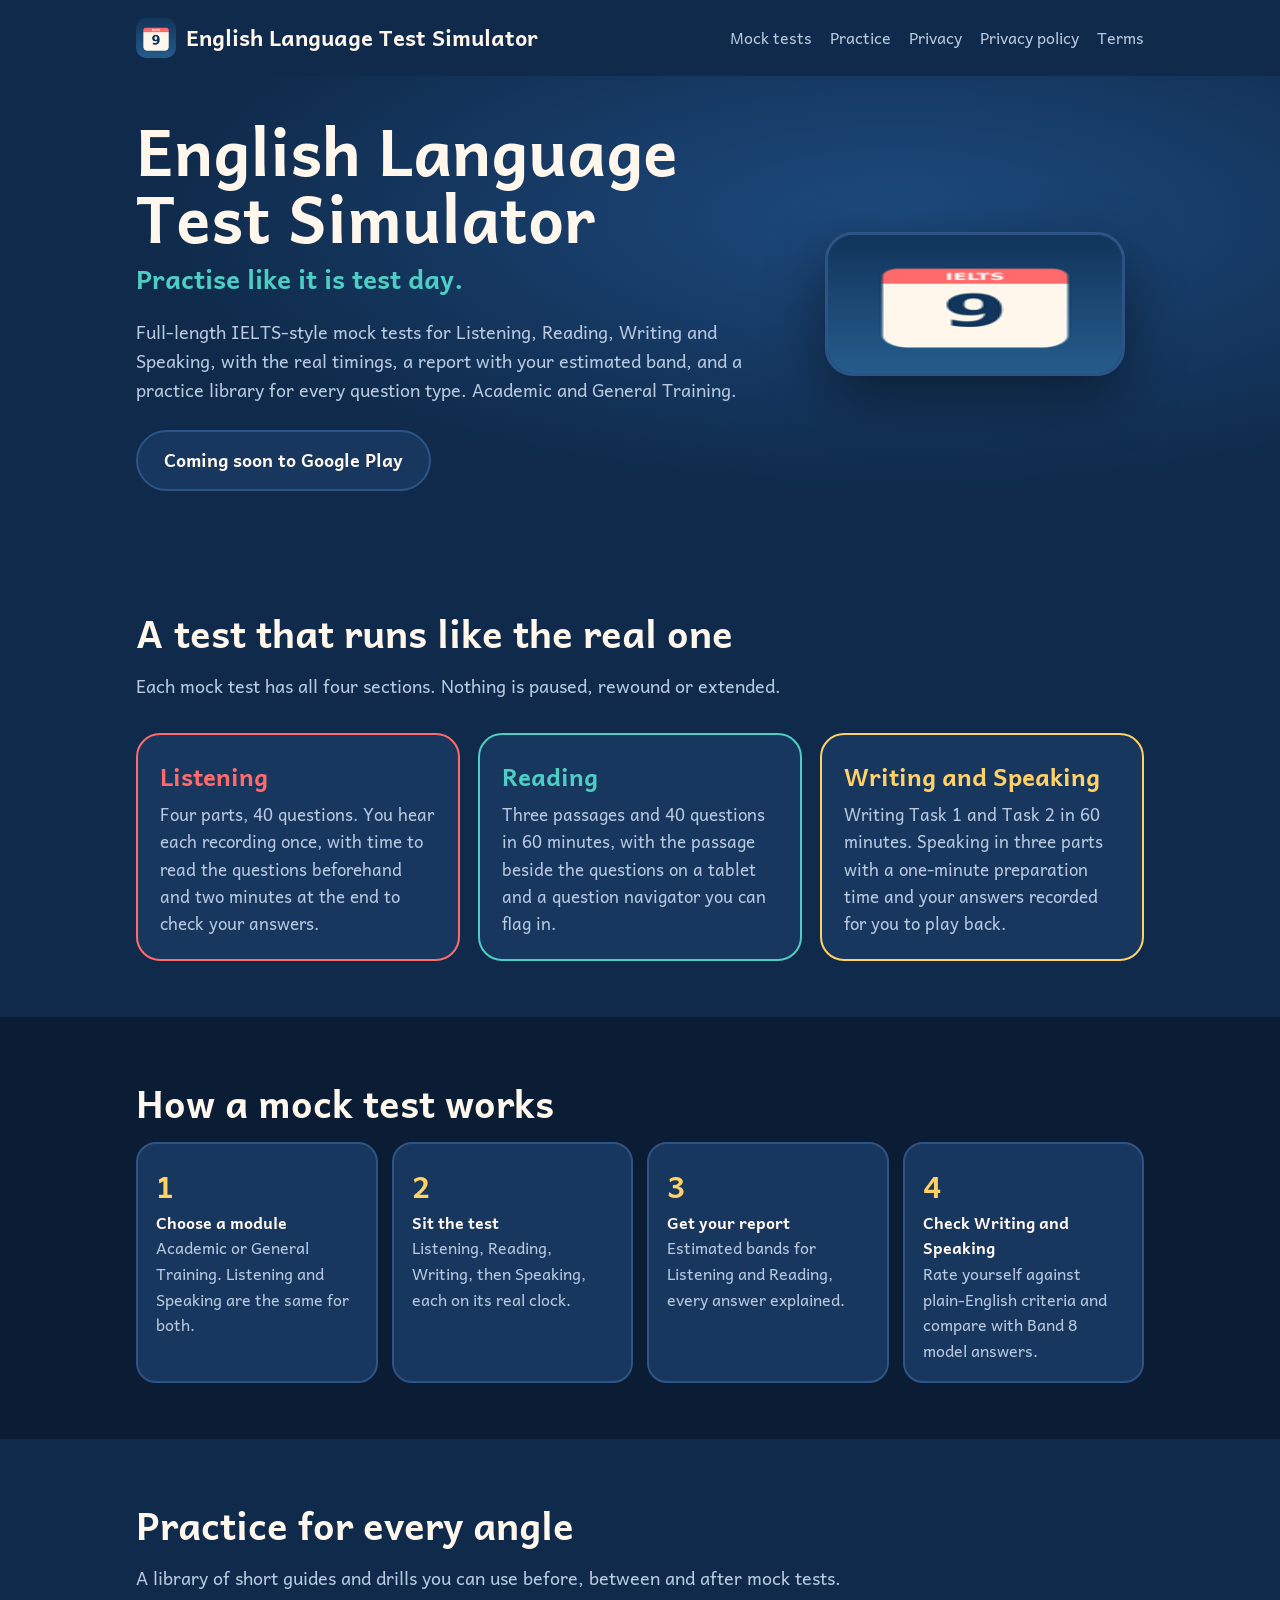
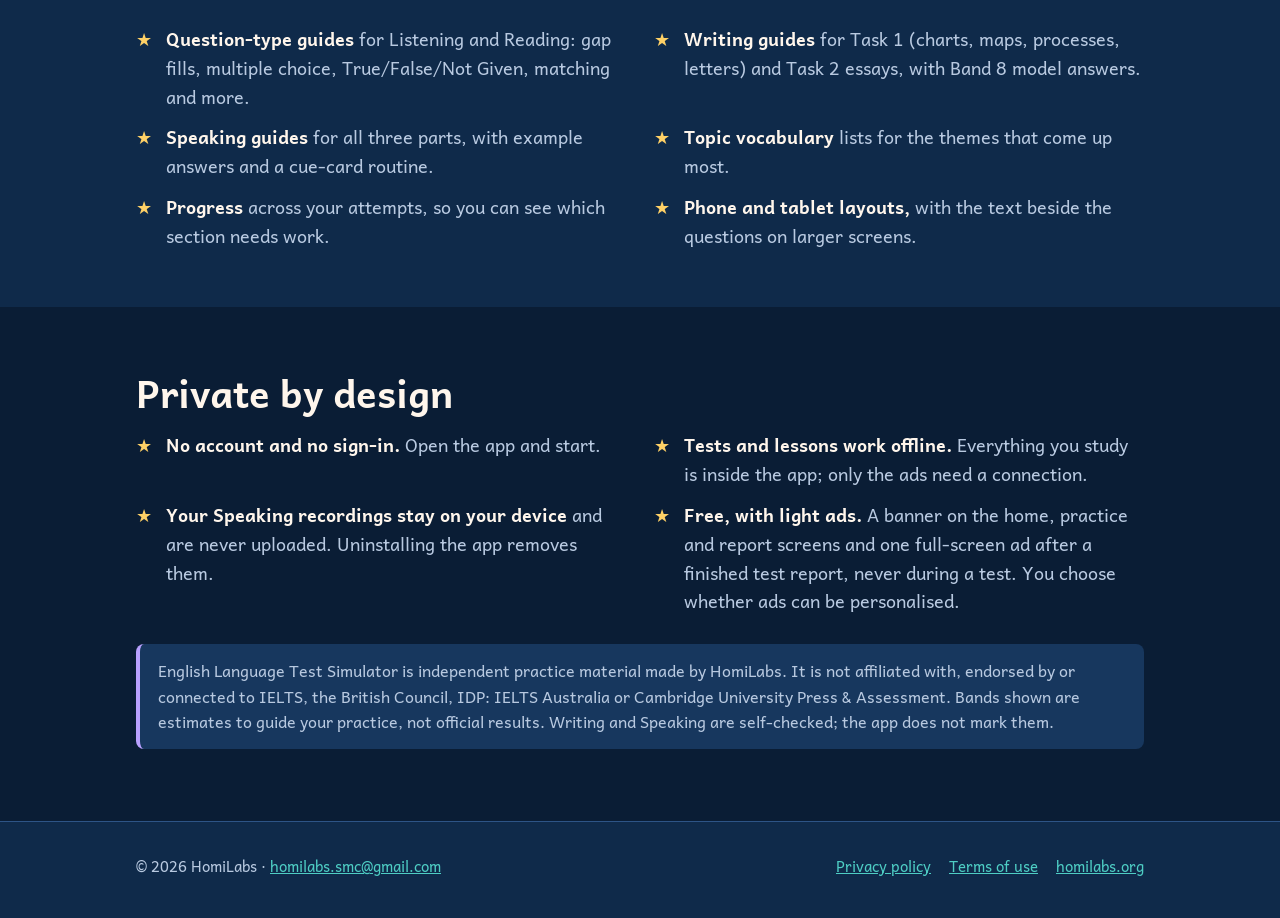
<file: website/index.html>
<!doctype html>
<html lang="en">
<head>
<meta charset="utf-8">
<meta name="viewport" content="width=device-width, initial-scale=1">
<title>English Language Test Simulator – IELTS mock tests on your phone</title>
<meta name="description" content="Practise for the IELTS test on Android: full-length IELTS Listening, Reading, Writing and Speaking mock tests with a real test-day timer, answer review and a practice library. Academic and General Training. Free, no account.">
<meta property="og:title" content="English Language Test Simulator – IELTS mock tests on your phone">
<meta property="og:description" content="Timed Listening, Reading, Writing and Speaking mock tests for Academic and General Training, plus a practice library. Works offline.">
<meta property="og:url" content="https://ielts.homilabs.org/">
<meta name="theme-color" content="#0f2a4a">
<link rel="icon" href="img/favicon.png">
<link rel="stylesheet" href="style.css">
</head>
<body>

<header class="top">
  <div class="wrap">
    <a class="brand" href="index.html"><img src="img/icon.png" alt="">English Language Test Simulator</a>
    <nav class="nav">
      <a href="#tests">Mock tests</a>
      <a href="#practice">Practice</a>
      <a href="#privacy">Privacy</a>
      <a href="privacy.html">Privacy policy</a>
      <a href="terms.html">Terms</a>
    </nav>
  </div>
</header>

<main>
  <section class="hero">
    <div class="wrap">
      <div>
        <h1>English Language Test Simulator</h1>
        <p class="sub">Practise like it is test day.</p>
        <p>Full-length IELTS-style mock tests for Listening, Reading, Writing and Speaking, with the real timings, a report with
          your estimated band, and a practice library for every question type. Academic and General Training.</p>
        <!-- Replace with the Google Play link once the app is live:
             <a class="badge" href="https://play.google.com/store/apps/details?id=com.homilabs.ielts_simulator">Get it on Google Play</a> -->
        <span class="badge soon">Coming soon to Google Play</span>
      </div>
      <div class="hero-art">
        <img src="img/icon.png" alt="English Language Test Simulator app icon" width="144" height="144">
      </div>
    </div>
  </section>

  <section id="tests">
    <div class="wrap">
      <h2>A test that runs like the real one</h2>
      <p class="lead">Each mock test has all four sections. Nothing is paused, rewound or extended.</p>
      <div class="cards">
        <div class="card coral">
          <h3>Listening</h3>
          <p>Four parts, 40 questions. You hear each recording once, with time to read the questions beforehand and
            two minutes at the end to check your answers.</p>
        </div>
        <div class="card teal">
          <h3>Reading</h3>
          <p>Three passages and 40 questions in 60 minutes, with the passage beside the questions on a tablet and a
            question navigator you can flag in.</p>
        </div>
        <div class="card sun">
          <h3>Writing and Speaking</h3>
          <p>Writing Task 1 and Task 2 in 60 minutes. Speaking in three parts with a one-minute preparation time and
            your answers recorded for you to play back.</p>
        </div>
      </div>
    </div>
  </section>

  <section class="alt">
    <div class="wrap">
      <h2>How a mock test works</h2>
      <ol class="steps">
        <li><strong>Choose a module</strong>Academic or General Training. Listening and Speaking are the same for both.</li>
        <li><strong>Sit the test</strong>Listening, Reading, Writing, then Speaking, each on its real clock.</li>
        <li><strong>Get your report</strong>Estimated bands for Listening and Reading, every answer explained.</li>
        <li><strong>Check Writing and Speaking</strong>Rate yourself against plain-English criteria and compare with Band 8 model answers.</li>
      </ol>
    </div>
  </section>

  <section id="practice">
    <div class="wrap">
      <h2>Practice for every angle</h2>
      <p class="lead">A library of short guides and drills you can use before, between and after mock tests.</p>
      <ul class="list">
        <li><strong>Question-type guides</strong> for Listening and Reading: gap fills, multiple choice, True/False/Not Given, matching and more.</li>
        <li><strong>Writing guides</strong> for Task 1 (charts, maps, processes, letters) and Task 2 essays, with Band 8 model answers.</li>
        <li><strong>Speaking guides</strong> for all three parts, with example answers and a cue-card routine.</li>
        <li><strong>Topic vocabulary</strong> lists for the themes that come up most.</li>
        <li><strong>Progress</strong> across your attempts, so you can see which section needs work.</li>
        <li><strong>Phone and tablet layouts,</strong> with the text beside the questions on larger screens.</li>
      </ul>
    </div>
  </section>

  <section id="privacy" class="alt">
    <div class="wrap">
      <h2>Private by design</h2>
      <ul class="list">
        <li><strong>No account and no sign-in.</strong> Open the app and start.</li>
        <li><strong>Tests and lessons work offline.</strong> Everything you study is inside the app; only the ads need a connection.</li>
        <li><strong>Your Speaking recordings stay on your device</strong> and are never uploaded. Uninstalling the app removes them.</li>
        <li><strong>Free, with light ads.</strong> A banner on the home, practice and report screens and one full-screen ad after a finished test report, never during a test. You choose whether ads can be personalised.</li>
      </ul>
      <p class="note">English Language Test Simulator is independent practice material made by HomiLabs. It is not affiliated with,
        endorsed by or connected to IELTS, the British Council, IDP: IELTS Australia or Cambridge University Press &amp;
        Assessment. Bands shown are estimates to guide your practice, not official results. Writing and Speaking are
        self-checked; the app does not mark them.</p>
    </div>
  </section>
</main>

<footer>
  <div class="wrap">
    <span>© 2026 HomiLabs · <a href="mailto:homilabs.smc@gmail.com">homilabs.smc@gmail.com</a></span>
    <nav>
      <a href="privacy.html">Privacy policy</a>
      <a href="terms.html">Terms of use</a>
      <a href="https://homilabs.org">homilabs.org</a>
    </nav>
  </div>
</footer>

</body>
</html>
</file>
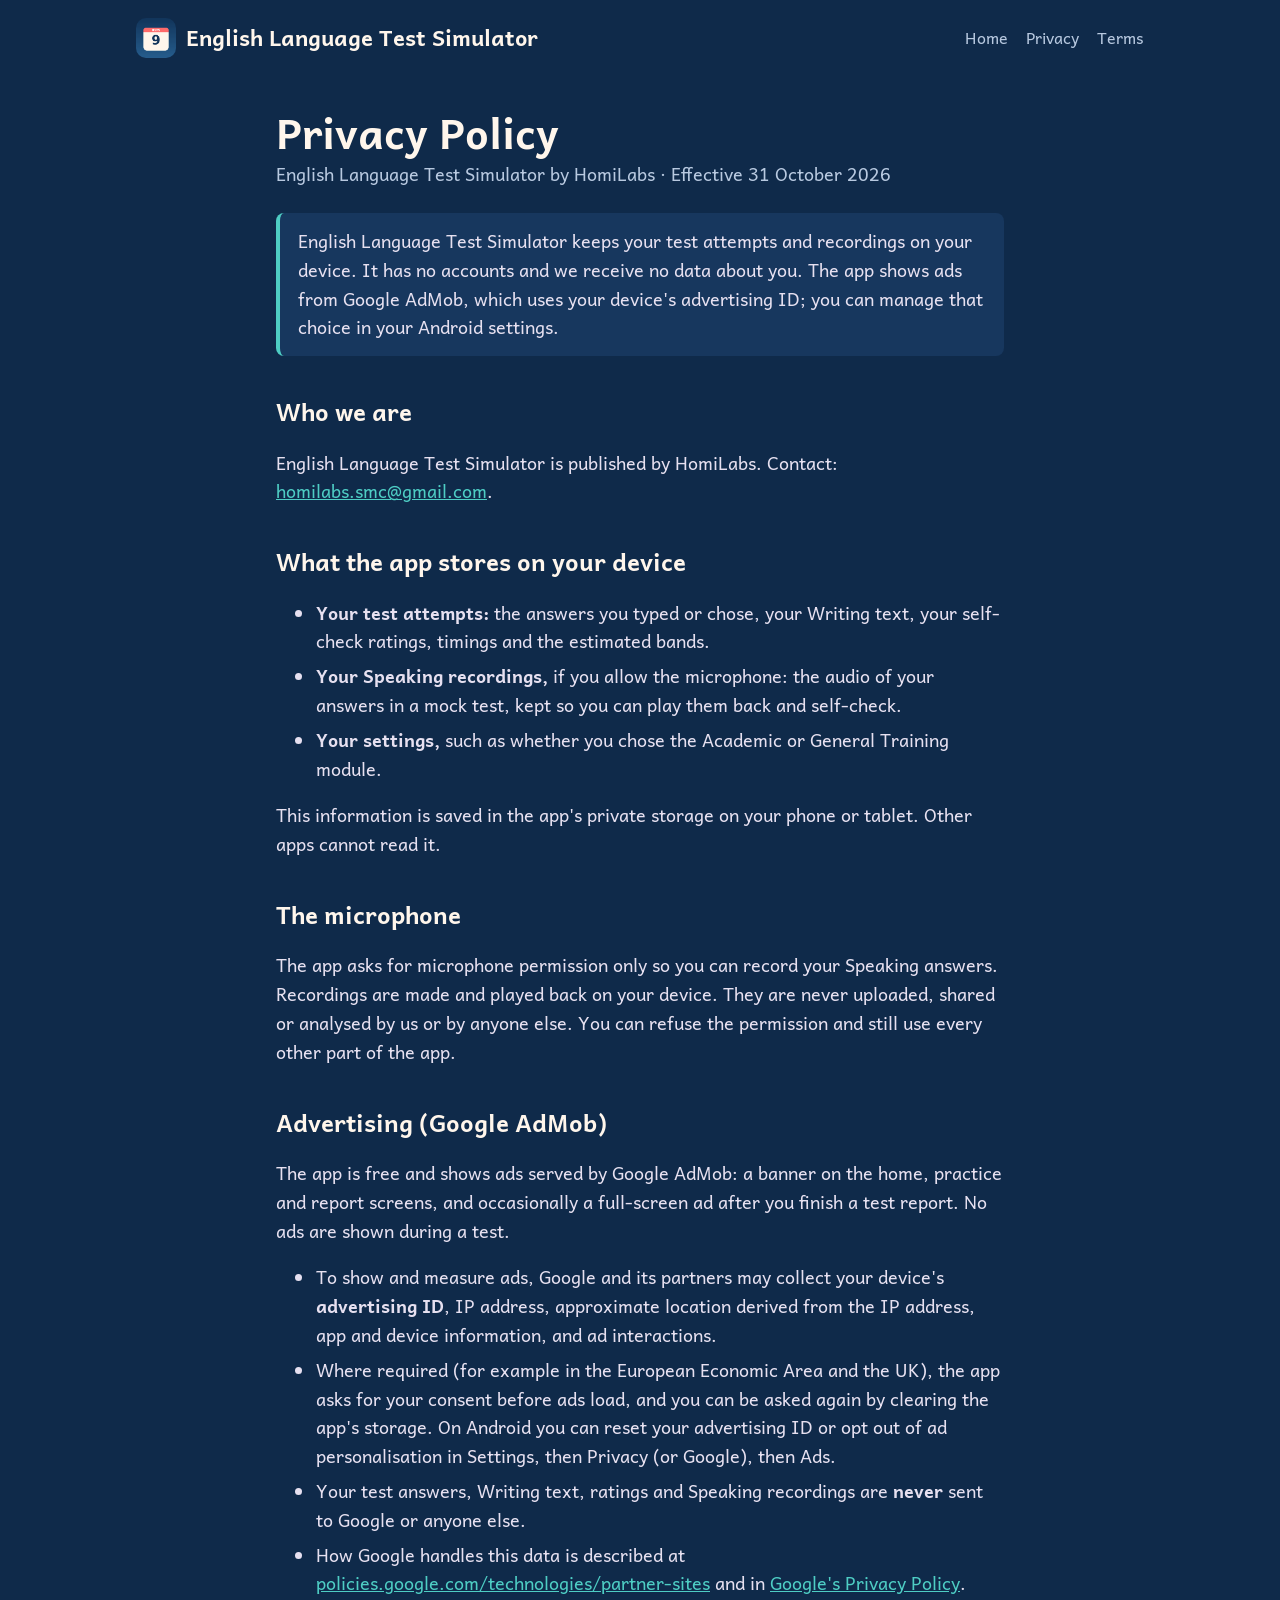
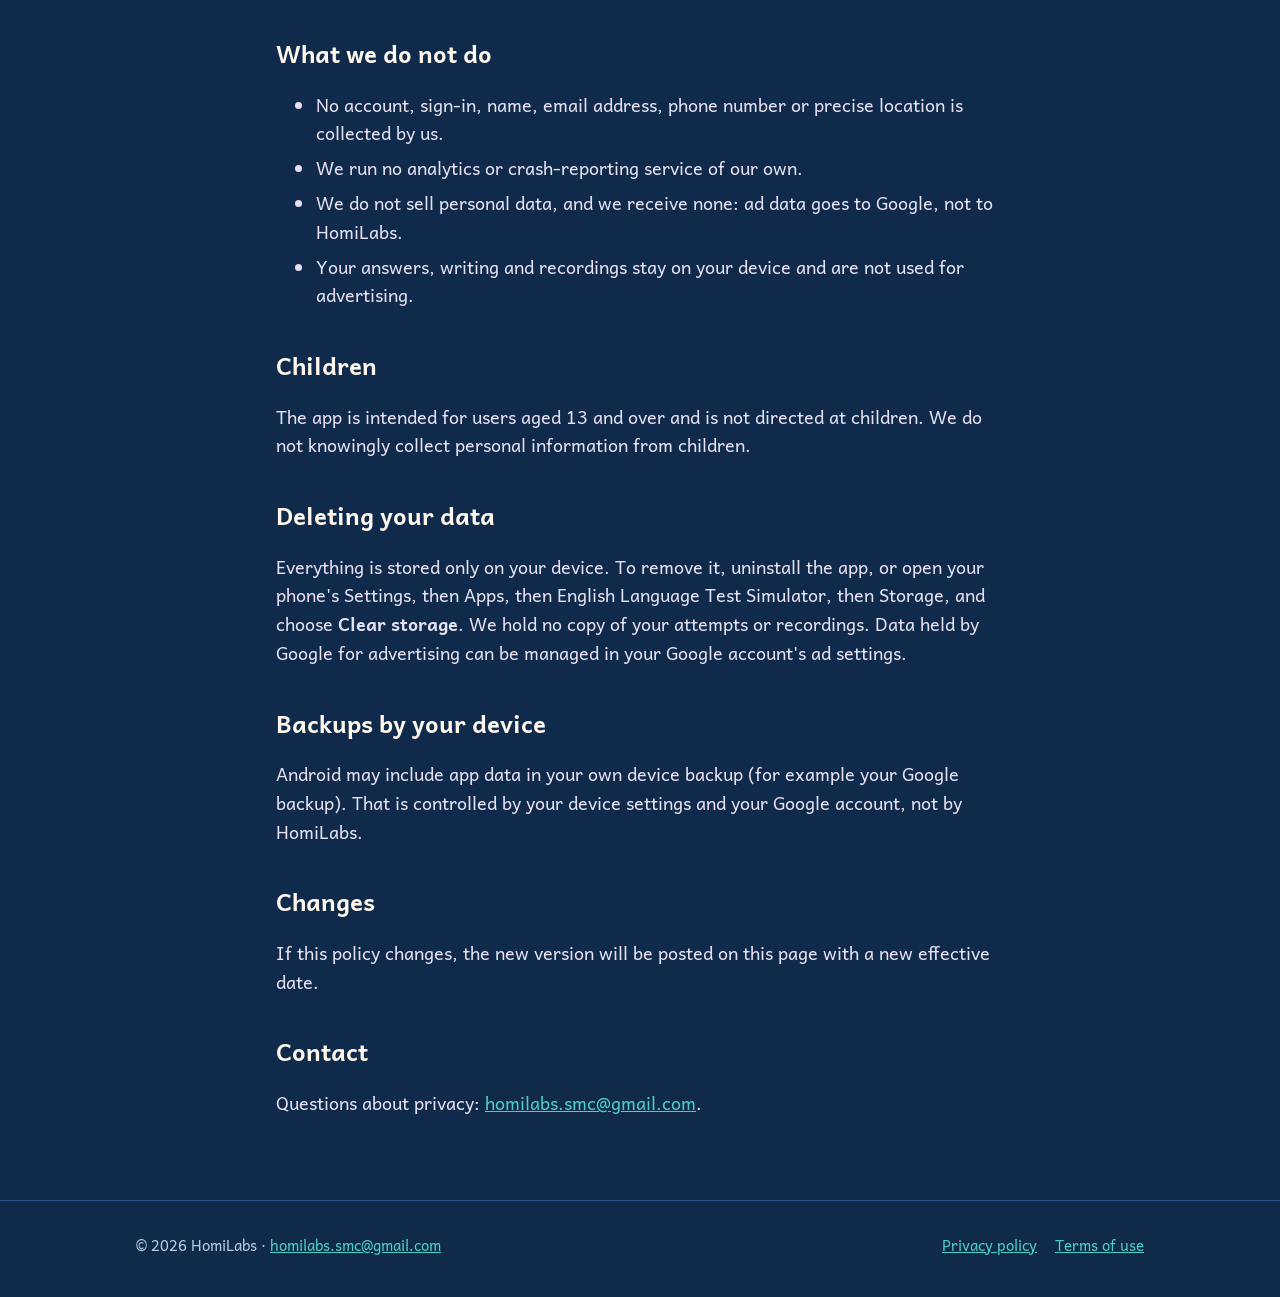
<file: website/privacy.html>
<!doctype html>
<html lang="en">
<head>
<meta charset="utf-8">
<meta name="viewport" content="width=device-width, initial-scale=1">
<title>English Language Test Simulator – Privacy Policy</title>
<meta name="description" content="How English Language Test Simulator handles data: your attempts and recordings stay on your device; ads come from Google AdMob.">
<meta name="theme-color" content="#0f2a4a">
<link rel="icon" href="img/favicon.png">
<link rel="stylesheet" href="style.css">
</head>
<body>

<header class="top">
  <div class="wrap">
    <a class="brand" href="index.html"><img src="img/icon.png" alt="">English Language Test Simulator</a>
    <nav class="nav">
      <a href="index.html">Home</a>
      <a href="privacy.html">Privacy</a>
      <a href="terms.html">Terms</a>
    </nav>
  </div>
</header>

<main class="doc">
<h1>Privacy Policy</h1>
<p class="date">English Language Test Simulator by HomiLabs · Effective 31 October 2026</p>

<p class="summary">English Language Test Simulator keeps your test attempts and recordings on your device. It has no accounts and
we receive no data about you. The app shows ads from Google AdMob, which uses your device's advertising ID; you can
manage that choice in your Android settings.</p>

<h2>Who we are</h2>
<p>English Language Test Simulator is published by HomiLabs. Contact: <a href="mailto:homilabs.smc@gmail.com">homilabs.smc@gmail.com</a>.</p>

<h2>What the app stores on your device</h2>
<ul>
  <li><strong>Your test attempts:</strong> the answers you typed or chose, your Writing text, your self-check ratings, timings and the estimated bands.</li>
  <li><strong>Your Speaking recordings,</strong> if you allow the microphone: the audio of your answers in a mock test, kept so you can play them back and self-check.</li>
  <li><strong>Your settings,</strong> such as whether you chose the Academic or General Training module.</li>
</ul>
<p>This information is saved in the app's private storage on your phone or tablet. Other apps cannot read it.</p>

<h2>The microphone</h2>
<p>The app asks for microphone permission only so you can record your Speaking answers. Recordings are made and played
back on your device. They are never uploaded, shared or analysed by us or by anyone else. You can refuse the
permission and still use every other part of the app.</p>

<h2>Advertising (Google AdMob)</h2>
<p>The app is free and shows ads served by Google AdMob: a banner on the home, practice and report screens, and
occasionally a full-screen ad after you finish a test report. No ads are shown during a test.</p>
<ul>
  <li>To show and measure ads, Google and its partners may collect your device's <strong>advertising ID</strong>, IP address, approximate location derived from the IP address, app and device information, and ad interactions.</li>
  <li>Where required (for example in the European Economic Area and the UK), the app asks for your consent before ads load, and you can be asked again by clearing the app's storage. On Android you can reset your advertising ID or opt out of ad personalisation in Settings, then Privacy (or Google), then Ads.</li>
  <li>Your test answers, Writing text, ratings and Speaking recordings are <strong>never</strong> sent to Google or anyone else.</li>
  <li>How Google handles this data is described at <a href="https://policies.google.com/technologies/partner-sites">policies.google.com/technologies/partner-sites</a> and in <a href="https://policies.google.com/privacy">Google's Privacy Policy</a>.</li>
</ul>

<h2>What we do not do</h2>
<ul>
  <li>No account, sign-in, name, email address, phone number or precise location is collected by us.</li>
  <li>We run no analytics or crash-reporting service of our own.</li>
  <li>We do not sell personal data, and we receive none: ad data goes to Google, not to HomiLabs.</li>
  <li>Your answers, writing and recordings stay on your device and are not used for advertising.</li>
</ul>

<h2>Children</h2>
<p>The app is intended for users aged 13 and over and is not directed at children. We do not knowingly collect personal
information from children.</p>

<h2>Deleting your data</h2>
<p>Everything is stored only on your device. To remove it, uninstall the app, or open your phone's Settings, then
Apps, then English Language Test Simulator, then Storage, and choose <strong>Clear storage</strong>. We hold no copy of your attempts or recordings. Data held by Google for advertising can be managed in your Google
account's ad settings.</p>

<h2>Backups by your device</h2>
<p>Android may include app data in your own device backup (for example your Google backup). That is controlled by your
device settings and your Google account, not by HomiLabs.</p>

<h2>Changes</h2>
<p>If this policy changes, the new version will be posted on this page with a new effective date.</p>

<h2>Contact</h2>
<p>Questions about privacy: <a href="mailto:homilabs.smc@gmail.com">homilabs.smc@gmail.com</a>.</p>
</main>

<footer>
  <div class="wrap">
    <span>© 2026 HomiLabs · <a href="mailto:homilabs.smc@gmail.com">homilabs.smc@gmail.com</a></span>
    <nav>
      <a href="privacy.html">Privacy policy</a>
      <a href="terms.html">Terms of use</a>
    </nav>
  </div>
</footer>

</body>
</html>
</file>
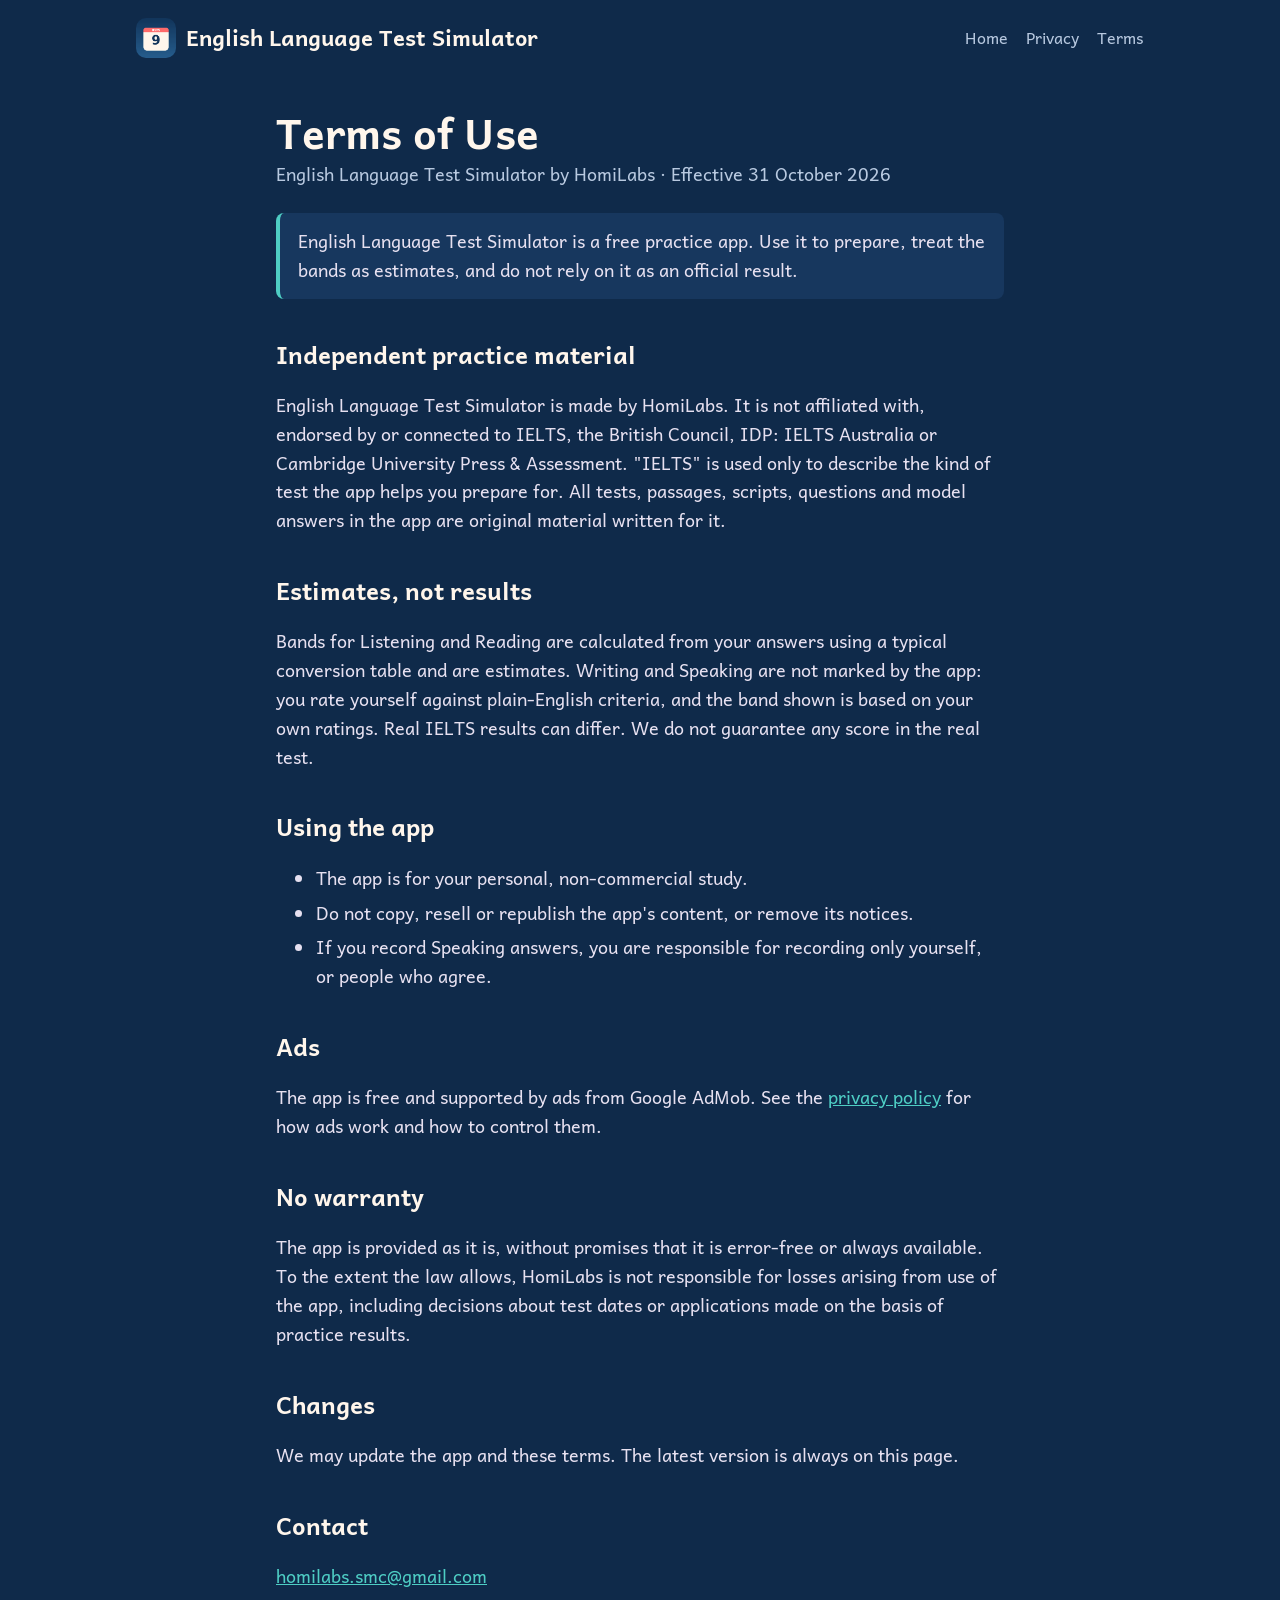
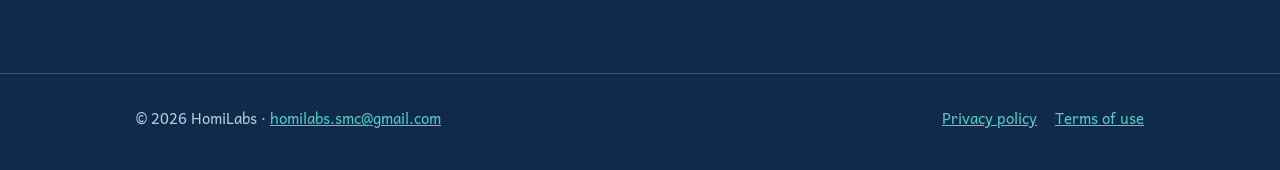
<file: website/terms.html>
<!doctype html>
<html lang="en">
<head>
<meta charset="utf-8">
<meta name="viewport" content="width=device-width, initial-scale=1">
<title>English Language Test Simulator – Terms of Use</title>
<meta name="description" content="Terms of use for the English Language Test Simulator app.">
<meta name="theme-color" content="#0f2a4a">
<link rel="icon" href="img/favicon.png">
<link rel="stylesheet" href="style.css">
</head>
<body>

<header class="top">
  <div class="wrap">
    <a class="brand" href="index.html"><img src="img/icon.png" alt="">English Language Test Simulator</a>
    <nav class="nav">
      <a href="index.html">Home</a>
      <a href="privacy.html">Privacy</a>
      <a href="terms.html">Terms</a>
    </nav>
  </div>
</header>

<main class="doc">
<h1>Terms of Use</h1>
<p class="date">English Language Test Simulator by HomiLabs · Effective 31 October 2026</p>

<p class="summary">English Language Test Simulator is a free practice app. Use it to prepare, treat the bands as estimates, and
do not rely on it as an official result.</p>

<h2>Independent practice material</h2>
<p>English Language Test Simulator is made by HomiLabs. It is not affiliated with, endorsed by or connected to IELTS, the British
Council, IDP: IELTS Australia or Cambridge University Press &amp; Assessment. "IELTS" is used only to describe the kind of
test the app helps you prepare for. All tests, passages, scripts, questions and model answers in the app are original
material written for it.</p>

<h2>Estimates, not results</h2>
<p>Bands for Listening and Reading are calculated from your answers using a typical conversion table and are
estimates. Writing and Speaking are not marked by the app: you rate yourself against plain-English criteria, and the
band shown is based on your own ratings. Real IELTS results can differ. We do not guarantee any score in the real test.</p>

<h2>Using the app</h2>
<ul>
  <li>The app is for your personal, non-commercial study.</li>
  <li>Do not copy, resell or republish the app's content, or remove its notices.</li>
  <li>If you record Speaking answers, you are responsible for recording only yourself, or people who agree.</li>
</ul>

<h2>Ads</h2>
<p>The app is free and supported by ads from Google AdMob. See the <a href="privacy.html">privacy policy</a> for how ads work and how to control them.</p>

<h2>No warranty</h2>
<p>The app is provided as it is, without promises that it is error-free or always available. To the extent the law
allows, HomiLabs is not responsible for losses arising from use of the app, including decisions about test dates or
applications made on the basis of practice results.</p>

<h2>Changes</h2>
<p>We may update the app and these terms. The latest version is always on this page.</p>

<h2>Contact</h2>
<p><a href="mailto:homilabs.smc@gmail.com">homilabs.smc@gmail.com</a></p>
</main>

<footer>
  <div class="wrap">
    <span>© 2026 HomiLabs · <a href="mailto:homilabs.smc@gmail.com">homilabs.smc@gmail.com</a></span>
    <nav>
      <a href="privacy.html">Privacy policy</a>
      <a href="terms.html">Terms of use</a>
    </nav>
  </div>
</footer>

</body>
</html>
</file>
<file: website/style.css>
@font-face { font-family: "Andika"; src: url("fonts/Andika-Regular.ttf") format("truetype"); font-weight: 400; font-display: swap; }
@font-face { font-family: "Andika"; src: url("fonts/Andika-Bold.ttf") format("truetype"); font-weight: 700; font-display: swap; }

:root {
  --canvas: #0f2a4a;
  --deep: #0a1d35;
  --card: #17375e;
  --line: #2d5486;
  --ink: #fff6ec;
  --muted: #b8c9e0;
  --coral: #ff6b6b;
  --teal: #4ecdc4;
  --sun: #ffd166;
  --lilac: #b8a1ff;
}

* { box-sizing: border-box; }
html { -webkit-text-size-adjust: 100%; }
body {
  margin: 0;
  background: var(--canvas);
  color: var(--ink);
  font: 18px/1.6 "Andika", system-ui, "Segoe UI", sans-serif;
}
a { color: var(--teal); }
img { max-width: 100%; display: block; }

.wrap { max-width: 1040px; margin: 0 auto; padding: 0 16px; }

/* Header */
.top { padding: 18px 0; }
.top .wrap { display: flex; align-items: center; justify-content: space-between; gap: 8px 16px; flex-wrap: wrap; }
.brand { display: flex; align-items: center; gap: 10px; color: var(--ink); text-decoration: none; font-weight: 700; font-size: 22px; }
.brand img { width: 40px; height: 40px; border-radius: 10px; }
.nav { display: flex; gap: 18px; flex-wrap: wrap; font-size: 16px; }
.nav a { color: var(--muted); text-decoration: none; }
.nav a:hover { color: var(--ink); }

/* Hero */
.hero { padding: 40px 0 56px; background: radial-gradient(ellipse at 70% 30%, #1d4a7e 0%, var(--canvas) 60%); }
.hero .wrap { display: grid; grid-template-columns: 1.3fr 0.7fr; gap: 40px; align-items: center; }
.hero h1 { font-size: clamp(38px, 6vw, 64px); line-height: 1.05; margin: 0 0 8px; }
.hero .sub { color: var(--teal); font-size: clamp(20px, 2.6vw, 26px); font-weight: 700; margin: 0 0 18px; }
.hero p { color: var(--muted); max-width: 34em; margin: 0 0 26px; }
.badge {
  display: inline-block; padding: 14px 26px; border-radius: 40px; background: var(--coral);
  color: var(--deep); font-weight: 700; text-decoration: none; box-shadow: 0 6px 24px rgba(255, 107, 107, 0.35);
}
.badge.soon { background: var(--card); color: var(--ink); border: 2px solid var(--line); box-shadow: none; }
.hero-art { display: flex; justify-content: center; }
.hero-art img { width: min(300px, 70vw); border-radius: 28px; border: 3px solid var(--line); box-shadow: 0 20px 60px rgba(0, 0, 0, 0.45); }

/* Sections */
section { padding: 56px 0; }
section.alt { background: var(--deep); }
h2 { font-size: clamp(28px, 4vw, 38px); margin: 0 0 8px; }
.lead { color: var(--muted); margin: 0 0 32px; max-width: 42em; }

.cards { display: grid; grid-template-columns: repeat(3, 1fr); gap: 18px; }
.card { background: var(--card); border: 2px solid var(--line); border-radius: 24px; padding: 22px; }
.card h3 { margin: 0 0 6px; font-size: 24px; }
.card p { margin: 0; color: var(--muted); font-size: 17px; }
.card.coral { border-color: var(--coral); } .card.coral h3 { color: var(--coral); }
.card.teal { border-color: var(--teal); } .card.teal h3 { color: var(--teal); }
.card.sun { border-color: var(--sun); } .card.sun h3 { color: var(--sun); }

.shots { display: flex; gap: 16px; overflow-x: auto; padding-bottom: 10px; scroll-snap-type: x mandatory; }
.shots img { width: 200px; flex: 0 0 auto; border-radius: 18px; border: 2px solid var(--line); scroll-snap-align: start; }

.list { display: grid; grid-template-columns: repeat(2, 1fr); gap: 12px 28px; padding: 0; margin: 0; list-style: none; }
.list li { padding-left: 30px; position: relative; color: var(--muted); }
.list li::before { content: "★"; position: absolute; left: 0; color: var(--sun); }
.list strong { color: var(--ink); }

.note { margin-top: 28px; padding: 14px 18px; border-left: 4px solid var(--lilac); background: var(--card); border-radius: 8px; color: var(--muted); font-size: 16px; }

/* Footer */
footer { padding: 32px 0 40px; border-top: 1px solid var(--line); color: var(--muted); font-size: 15px; }
footer .wrap { display: flex; flex-wrap: wrap; gap: 12px 24px; justify-content: space-between; }
footer nav { display: flex; gap: 18px; flex-wrap: wrap; }

/* Steps */
.steps { counter-reset: s; display: grid; grid-template-columns: repeat(4, 1fr); gap: 14px; padding: 0; list-style: none; margin: 0; }
.steps li { counter-increment: s; background: var(--card); border: 2px solid var(--line); border-radius: 20px; padding: 18px; color: var(--muted); font-size: 16px; }
.steps li::before { content: counter(s); display: block; font-size: 30px; font-weight: 700; color: var(--sun); }
.steps strong { color: var(--ink); display: block; }
@media (max-width: 760px) { .steps { grid-template-columns: 1fr 1fr; } }

/* Legal pages */
.doc { max-width: 760px; margin: 0 auto; padding: 24px 16px 64px; }
.doc h1 { font-size: clamp(30px, 5vw, 42px); line-height: 1.15; margin: 8px 0 4px; }
.doc .date { color: var(--muted); margin: 0 0 24px; }
.doc h2 { font-size: 24px; margin: 36px 0 8px; }
.doc p, .doc li { color: #e6e0f0; }
.doc li { margin: 6px 0; }
.summary { background: var(--card); border-left: 4px solid var(--teal); padding: 14px 18px; border-radius: 8px; }
.callout { background: var(--card); border: 2px solid var(--coral); padding: 18px 20px; border-radius: 16px; }
.callout h2 { margin-top: 0; color: var(--coral); }

@media (max-width: 760px) {
  .top .wrap { justify-content: center; }
  .nav { justify-content: center; }
  .hero { padding-top: 16px; text-align: center; }
  .hero p { margin-left: auto; margin-right: auto; }
  .hero .wrap { grid-template-columns: 1fr; gap: 28px; }
  .hero-art img { width: min(220px, 60vw); }
  .cards { grid-template-columns: 1fr; }
  .list { grid-template-columns: 1fr; }
  .nav { gap: 12px; }
}
</file>
